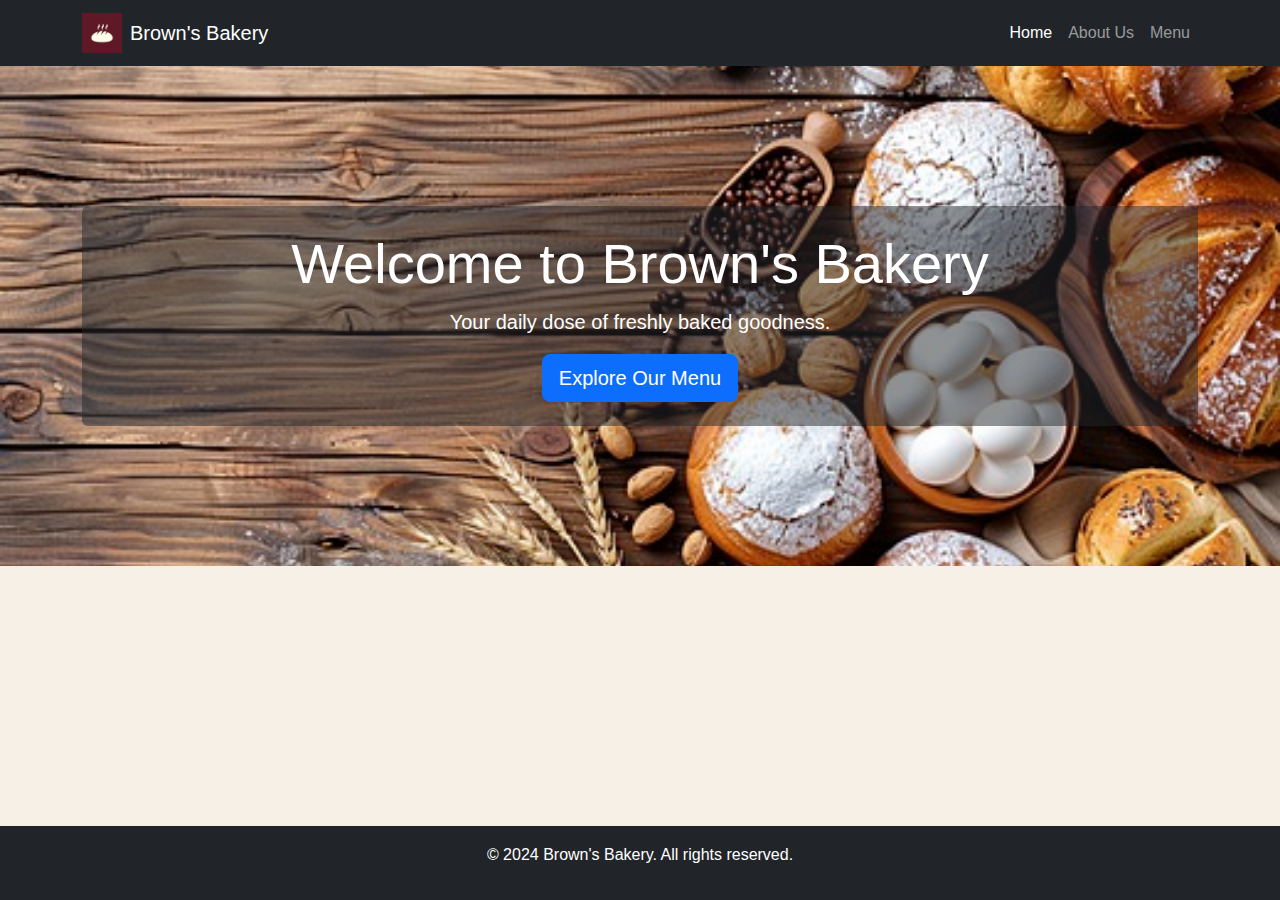
<file: index.html>
<!DOCTYPE html>
<html lang="en">
<head>
    <meta charset="UTF-8">
    <meta name="viewport" content="width=device-width, initial-scale=1.0">
    <title>Brown's Bakery</title>
    <link rel="icon" href="images/logo.jpg" type="image/png">
   
    <link href="https://cdn.jsdelivr.net/npm/bootstrap@5.3.0/dist/css/bootstrap.min.css" rel="stylesheet">

    <link rel="stylesheet" href="styles.css">
</head>
<body>

    <nav class="navbar navbar-expand-lg navbar-dark bg-dark">
        <div class="container">
            <a class="navbar-brand d-flex align-items-center" href="index.html">
                <img src="images/logo.jpg" alt="Bakery Logo" height="40" class="me-2">
                Brown's Bakery
            </a>
            <button class="navbar-toggler" type="button" data-bs-toggle="collapse" data-bs-target="#navbarNav" 
                aria-controls="navbarNav" aria-expanded="false" aria-label="Toggle navigation">
                <span class="navbar-toggler-icon"></span>
            </button>
            <div class="collapse navbar-collapse" id="navbarNav">
                <ul class="navbar-nav ms-auto">
                    <li class="nav-item">
                        <a class="nav-link active" aria-current="page" href="index.html">Home</a>
                    </li>
                    <li class="nav-item">
                        <a class="nav-link" href="about.html">About Us</a>
                    </li>
                    <li class="nav-item">
                        <a class="nav-link" href="menu.html">Menu</a>
                    </li>
                </ul>
            </div>
        </div>
    </nav>

    
    <noscript>
        <div class="alert alert-danger text-center" role="alert">
            JavaScript is disabled in your browser. Some features of this site may not work as intended.
        </div>
    </noscript>

    
    <section class="hero d-flex align-items-center">
        <div class="container text-center">
            <div class="hero-text bg-dark bg-opacity-50 p-4 rounded">
                <h2 class="display-4 text-white">Welcome to Brown's Bakery</h2>
                <p class="lead text-white">Your daily dose of freshly baked goodness.</p>
                <a href="menu.html" class="btn btn-primary btn-lg">Explore Our Menu</a>
            </div>
        </div>
    </section>

   
    <footer class="bg-dark text-white text-center py-3">
        <p>© 2024 Brown's Bakery. All rights reserved.</p>
    </footer>

   
    <script src="https://cdn.jsdelivr.net/npm/bootstrap@5.3.0/dist/js/bootstrap.bundle.min.js"></script>
</body>
</html>
</file>
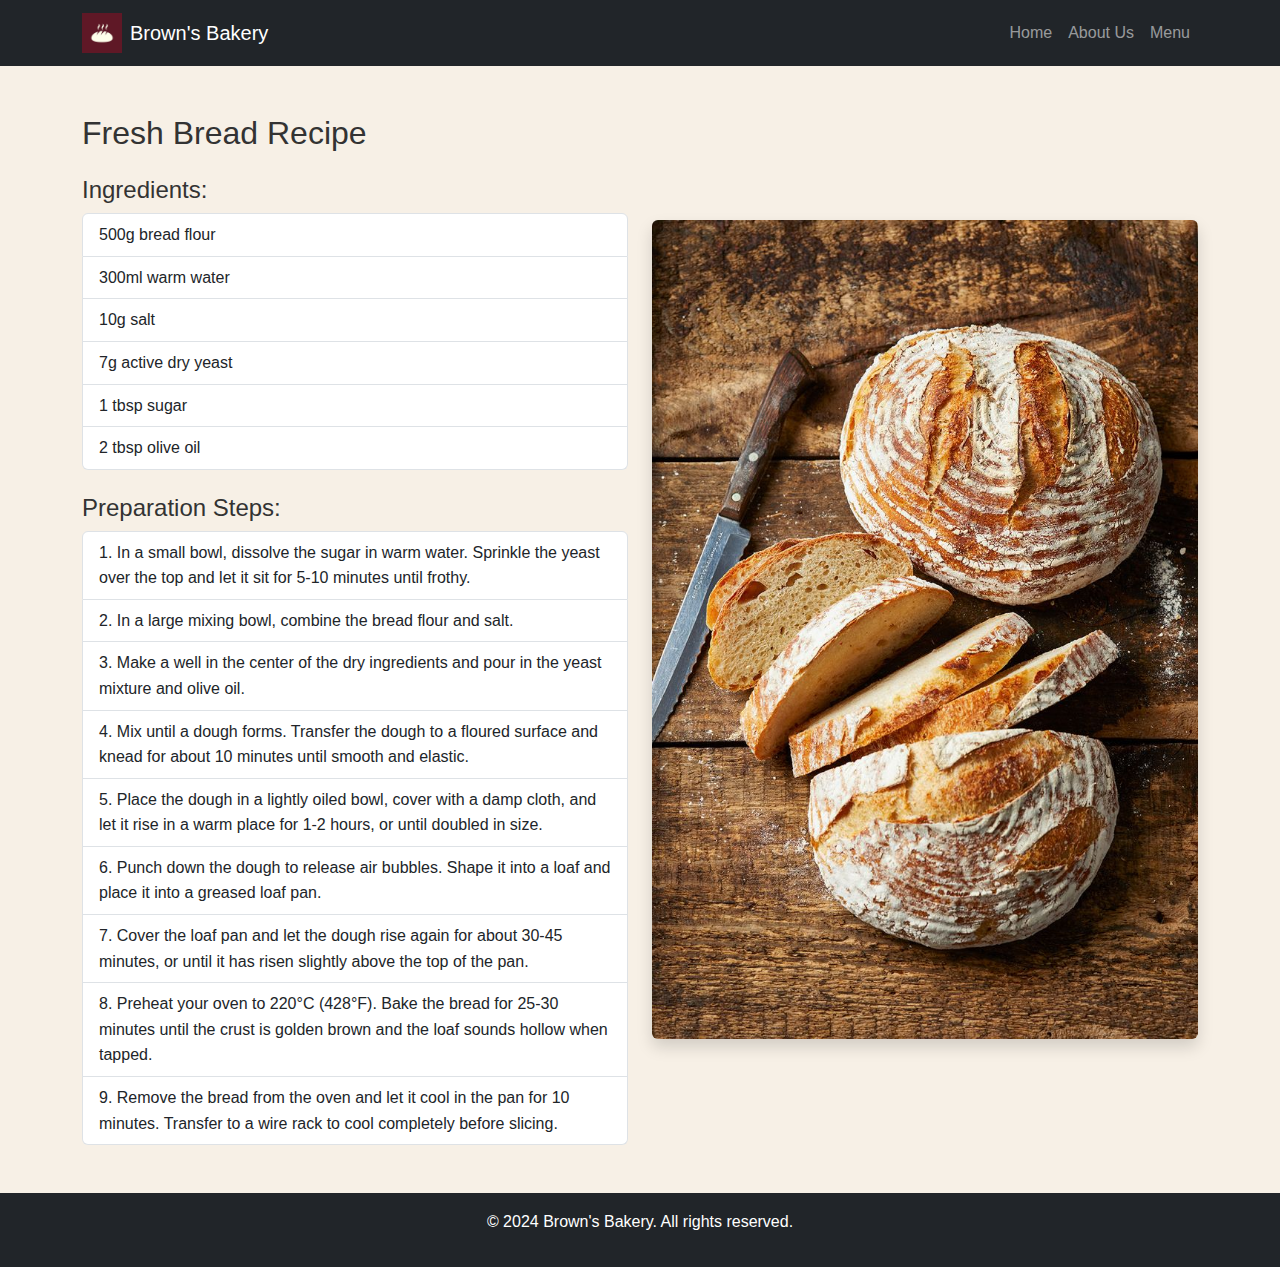
<file: bread.html>
<!DOCTYPE html>
<html lang="en">
<head>
    <meta charset="UTF-8">
    <meta name="viewport" content="width=device-width, initial-scale=1.0">
    <title>Recipe - Fresh Bread</title>
    <link rel="icon" href="images/logo.jpg" type="image/png">
    <!-- Подключение Bootstrap CSS -->
    <link href="https://cdn.jsdelivr.net/npm/bootstrap@5.3.0/dist/css/bootstrap.min.css" rel="stylesheet">
    <!-- Ваши кастомные стили -->
    <link rel="stylesheet" href="styles.css">
</head>
<body>
    <!-- Навигационная панель (Navbar) Bootstrap -->
    <nav class="navbar navbar-expand-lg navbar-dark bg-dark">
        <div class="container">
            <a class="navbar-brand d-flex align-items-center" href="index.html">
                <img src="images/logo.jpg" alt="Bakery Logo" height="40" class="me-2">
                Brown's Bakery
            </a>
            <button class="navbar-toggler" type="button" data-bs-toggle="collapse" data-bs-target="#navbarNav" 
                aria-controls="navbarNav" aria-expanded="false" aria-label="Toggle navigation">
                <span class="navbar-toggler-icon"></span>
            </button>
            <div class="collapse navbar-collapse" id="navbarNav">
                <ul class="navbar-nav ms-auto">
                    <li class="nav-item">
                        <a class="nav-link" href="index.html">Home</a>
                    </li>
                    <li class="nav-item">
                        <a class="nav-link" href="about.html">About Us</a>
                    </li>
                    <li class="nav-item">
                        <a class="nav-link" href="menu.html">Menu</a>
                    </li>
                </ul>
            </div>
        </div>
    </nav>

    <!-- Рецептурная страница -->
    <main class="recipe-page py-5">
        <div class="container">
            <div class="row">
                <!-- Рецептурные детали -->
                <div class="col-md-6">
                    <section class="recipe-details">
                        <h2 class="mb-4">Fresh Bread Recipe</h2>
                        <h4>Ingredients:</h4>
                        <ul class="list-group mb-4">
                            <li class="list-group-item">500g bread flour</li>
                            <li class="list-group-item">300ml warm water</li>
                            <li class="list-group-item">10g salt</li>
                            <li class="list-group-item">7g active dry yeast</li>
                            <li class="list-group-item">1 tbsp sugar</li>
                            <li class="list-group-item">2 tbsp olive oil</li>
                        </ul>
                        <h4>Preparation Steps:</h4>
                        <ol class="list-group list-group-numbered">
                            <li class="list-group-item">In a small bowl, dissolve the sugar in warm water. Sprinkle the yeast over the top and let it sit for 5-10 minutes until frothy.</li>
                            <li class="list-group-item">In a large mixing bowl, combine the bread flour and salt.</li>
                            <li class="list-group-item">Make a well in the center of the dry ingredients and pour in the yeast mixture and olive oil.</li>
                            <li class="list-group-item">Mix until a dough forms. Transfer the dough to a floured surface and knead for about 10 minutes until smooth and elastic.</li>
                            <li class="list-group-item">Place the dough in a lightly oiled bowl, cover with a damp cloth, and let it rise in a warm place for 1-2 hours, or until doubled in size.</li>
                            <li class="list-group-item">Punch down the dough to release air bubbles. Shape it into a loaf and place it into a greased loaf pan.</li>
                            <li class="list-group-item">Cover the loaf pan and let the dough rise again for about 30-45 minutes, or until it has risen slightly above the top of the pan.</li>
                            <li class="list-group-item">Preheat your oven to 220°C (428°F). Bake the bread for 25-30 minutes until the crust is golden brown and the loaf sounds hollow when tapped.</li>
                            <li class="list-group-item">Remove the bread from the oven and let it cool in the pan for 10 minutes. Transfer to a wire rack to cool completely before slicing.</li>
                        </ol>
                    </section>
                </div>
                <!-- Изображение рецепта -->
                <div class="col-md-6 d-flex align-items-center justify-content-center">
                    <section class="recipe-image">
                        <img src="images/bread.jpg" alt="Fresh Bread" class="img-fluid rounded shadow">
                    </section>
                </div>
            </div>
        </div>
    </main>

    <!-- Подвал (Footer) -->
    <footer class="bg-dark text-white text-center py-3">
        <p>© 2024 Brown's Bakery. All rights reserved.</p>
    </footer>

    <!-- Подключение Bootstrap JS и зависимостей -->
    <script src="https://cdn.jsdelivr.net/npm/bootstrap@5.3.0/dist/js/bootstrap.bundle.min.js"></script>
</body>
</html>
</file>
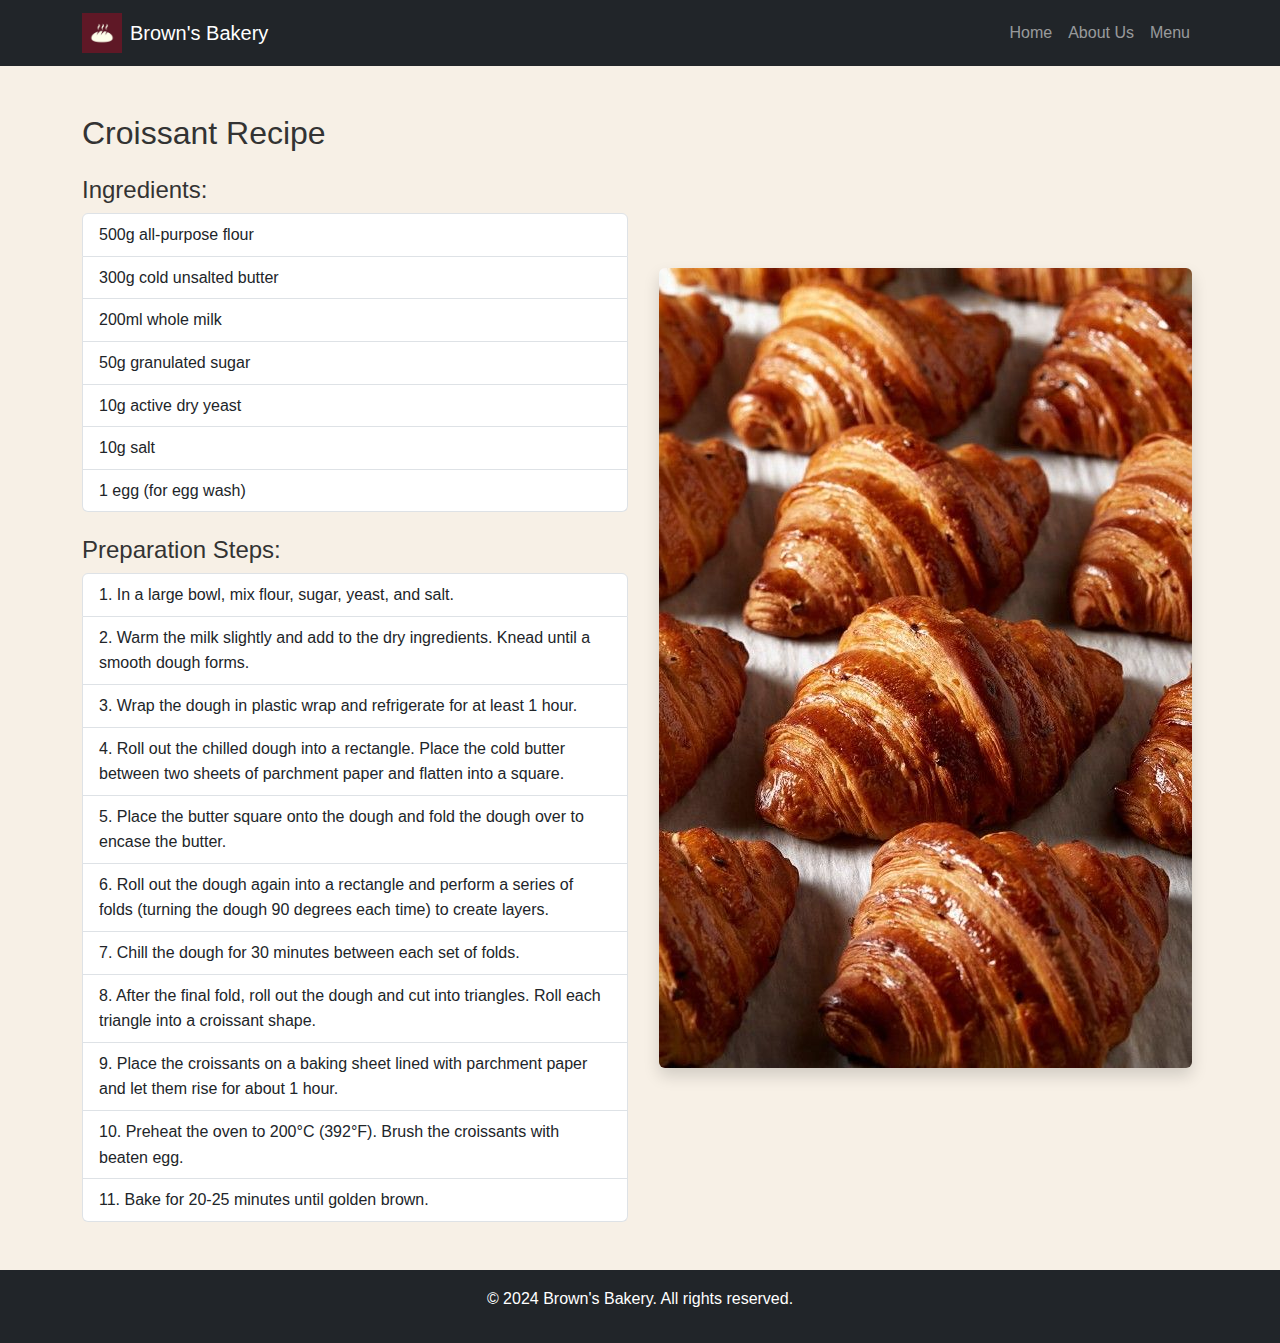
<file: croissant.html>
<!DOCTYPE html>
<html lang="en">
<head>
    <meta charset="UTF-8">
    <meta name="viewport" content="width=device-width, initial-scale=1.0">
    <title>Recipe - Croissant</title>
    <link rel="icon" href="images/logo.jpg" type="image/png">
    
    <link href="https://cdn.jsdelivr.net/npm/bootstrap@5.3.0/dist/css/bootstrap.min.css" rel="stylesheet">
    
    <link rel="stylesheet" href="styles.css">
</head>
<body>
    
    <nav class="navbar navbar-expand-lg navbar-dark bg-dark">
        <div class="container">
            <a class="navbar-brand d-flex align-items-center" href="index.html">
                <img src="images/logo.jpg" alt="Bakery Logo" height="40" class="me-2">
                Brown's Bakery
            </a>
            <button class="navbar-toggler" type="button" data-bs-toggle="collapse" data-bs-target="#navbarNav" 
                aria-controls="navbarNav" aria-expanded="false" aria-label="Toggle navigation">
                <span class="navbar-toggler-icon"></span>
            </button>
            <div class="collapse navbar-collapse" id="navbarNav">
                <ul class="navbar-nav ms-auto">
                    <li class="nav-item">
                        <a class="nav-link" href="index.html">Home</a>
                    </li>
                    <li class="nav-item">
                        <a class="nav-link" href="about.html">About Us</a>
                    </li>
                    <li class="nav-item">
                        <a class="nav-link" href="menu.html">Menu</a>
                    </li>
                </ul>
            </div>
        </div>
    </nav>

    <!-- Рецептурная страница -->
    <main class="recipe-page py-5">
        <div class="container">
            <div class="row">
                <!-- Рецептурные детали -->
                <div class="col-md-6">
                    <section class="recipe-details">
                        <h2 class="mb-4">Croissant Recipe</h2>
                        <h4>Ingredients:</h4>
                        <ul class="list-group mb-4">
                            <li class="list-group-item">500g all-purpose flour</li>
                            <li class="list-group-item">300g cold unsalted butter</li>
                            <li class="list-group-item">200ml whole milk</li>
                            <li class="list-group-item">50g granulated sugar</li>
                            <li class="list-group-item">10g active dry yeast</li>
                            <li class="list-group-item">10g salt</li>
                            <li class="list-group-item">1 egg (for egg wash)</li>
                        </ul>
                        <h4>Preparation Steps:</h4>
                        <ol class="list-group list-group-numbered">
                            <li class="list-group-item">In a large bowl, mix flour, sugar, yeast, and salt.</li>
                            <li class="list-group-item">Warm the milk slightly and add to the dry ingredients. Knead until a smooth dough forms.</li>
                            <li class="list-group-item">Wrap the dough in plastic wrap and refrigerate for at least 1 hour.</li>
                            <li class="list-group-item">Roll out the chilled dough into a rectangle. Place the cold butter between two sheets of parchment paper and flatten into a square.</li>
                            <li class="list-group-item">Place the butter square onto the dough and fold the dough over to encase the butter.</li>
                            <li class="list-group-item">Roll out the dough again into a rectangle and perform a series of folds (turning the dough 90 degrees each time) to create layers.</li>
                            <li class="list-group-item">Chill the dough for 30 minutes between each set of folds.</li>
                            <li class="list-group-item">After the final fold, roll out the dough and cut into triangles. Roll each triangle into a croissant shape.</li>
                            <li class="list-group-item">Place the croissants on a baking sheet lined with parchment paper and let them rise for about 1 hour.</li>
                            <li class="list-group-item">Preheat the oven to 200°C (392°F). Brush the croissants with beaten egg.</li>
                            <li class="list-group-item">Bake for 20-25 minutes until golden brown.</li>
                        </ol>
                    </section>
                </div>
                <!-- Изображение рецепта -->
                <div class="col-md-6 d-flex align-items-center justify-content-center">
                    <section class="recipe-image">
                        <img src="images/croissant.jpg" alt="Croissant" class="img-fluid rounded shadow">
                    </section>
                </div>
            </div>
        </div>
    </main>

    
    <footer class="bg-dark text-white text-center py-3">
        <p>© 2024 Brown's Bakery. All rights reserved.</p>
    </footer>

    
    <script src="https://cdn.jsdelivr.net/npm/bootstrap@5.3.0/dist/js/bootstrap.bundle.min.js"></script>
</body>
</html>
</file>
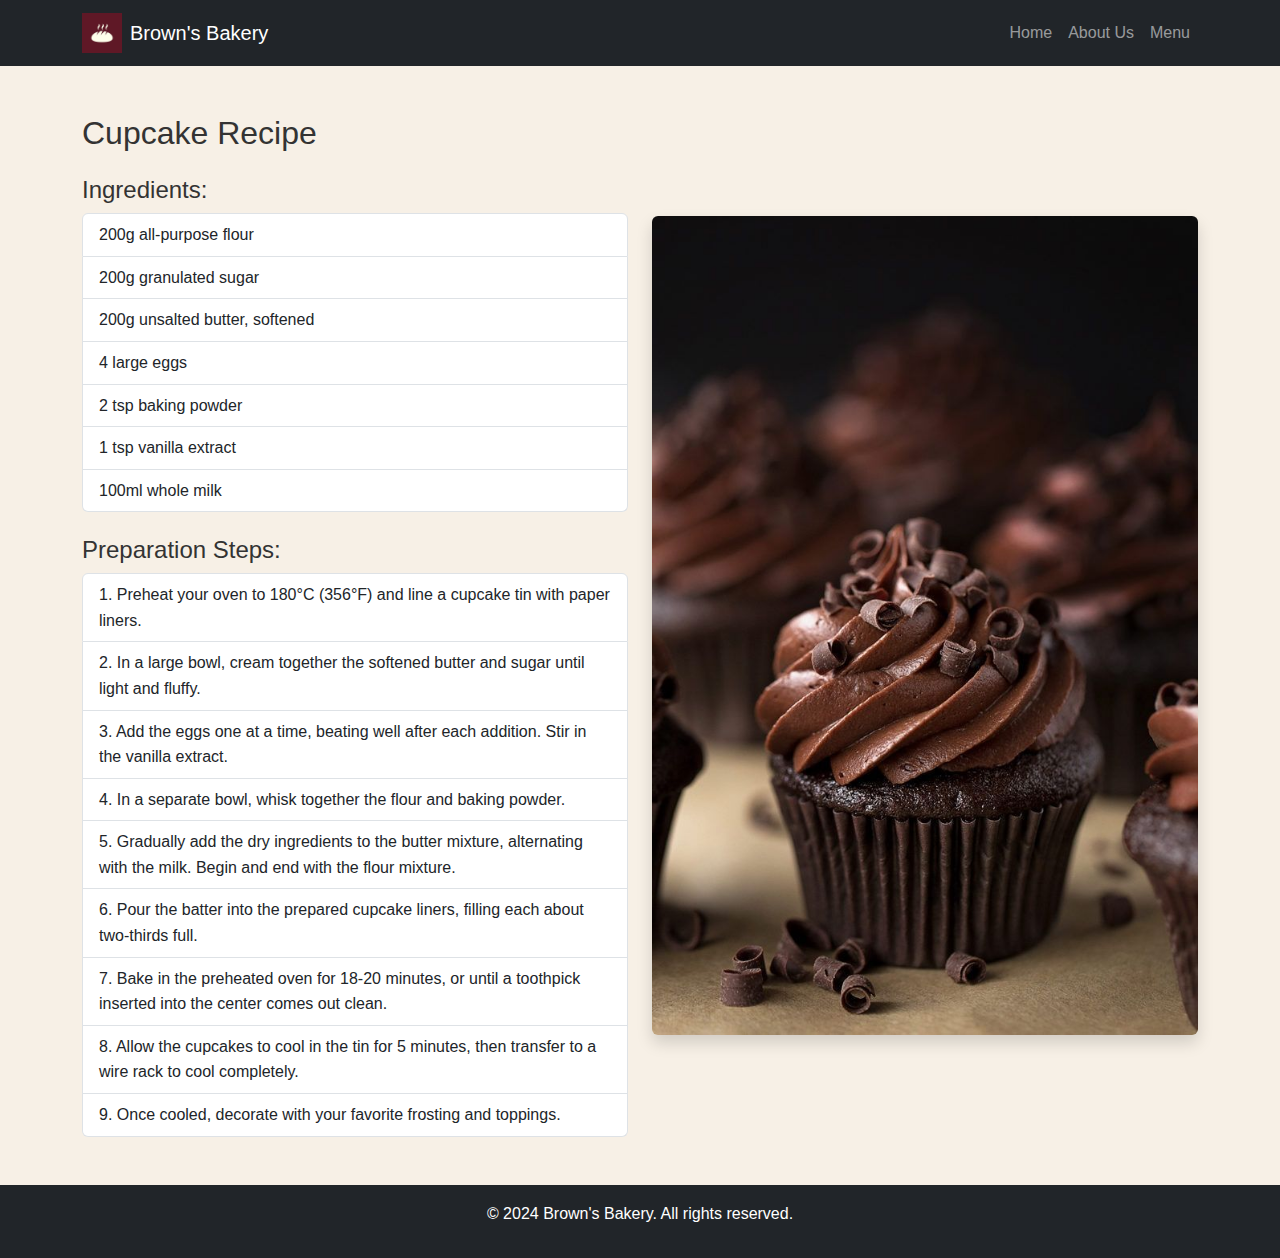
<file: cupcake.html>
<!DOCTYPE html>
<html lang="en">
<head>
    <meta charset="UTF-8">
    <meta name="viewport" content="width=device-width, initial-scale=1.0">
    <title>Recipe - Cupcake</title>
    <link rel="icon" href="images/logo.jpg" type="image/png">
    
    <link href="https://cdn.jsdelivr.net/npm/bootstrap@5.3.0/dist/css/bootstrap.min.css" rel="stylesheet">
    
    <link rel="stylesheet" href="styles.css">
</head>
<body>
    
    <nav class="navbar navbar-expand-lg navbar-dark bg-dark">
        <div class="container">
            <a class="navbar-brand d-flex align-items-center" href="index.html">
                <img src="images/logo.jpg" alt="Bakery Logo" height="40" class="me-2">
                Brown's Bakery
            </a>
            <button class="navbar-toggler" type="button" data-bs-toggle="collapse" data-bs-target="#navbarNav" 
                aria-controls="navbarNav" aria-expanded="false" aria-label="Toggle navigation">
                <span class="navbar-toggler-icon"></span>
            </button>
            <div class="collapse navbar-collapse" id="navbarNav">
                <ul class="navbar-nav ms-auto">
                    <li class="nav-item">
                        <a class="nav-link" href="index.html">Home</a>
                    </li>
                    <li class="nav-item">
                        <a class="nav-link" href="about.html">About Us</a>
                    </li>
                    <li class="nav-item">
                        <a class="nav-link" href="menu.html">Menu</a>
                    </li>
                </ul>
            </div>
        </div>
    </nav>

    <!-- Рецептурная страница -->
    <main class="recipe-page py-5">
        <div class="container">
            <div class="row">
                <!-- Рецептурные детали -->
                <div class="col-md-6">
                    <section class="recipe-details">
                        <h2 class="mb-4">Cupcake Recipe</h2>
                        <h4>Ingredients:</h4>
                        <ul class="list-group mb-4">
                            <li class="list-group-item">200g all-purpose flour</li>
                            <li class="list-group-item">200g granulated sugar</li>
                            <li class="list-group-item">200g unsalted butter, softened</li>
                            <li class="list-group-item">4 large eggs</li>
                            <li class="list-group-item">2 tsp baking powder</li>
                            <li class="list-group-item">1 tsp vanilla extract</li>
                            <li class="list-group-item">100ml whole milk</li>
                        </ul>
                        <h4>Preparation Steps:</h4>
                        <ol class="list-group list-group-numbered">
                            <li class="list-group-item">Preheat your oven to 180°C (356°F) and line a cupcake tin with paper liners.</li>
                            <li class="list-group-item">In a large bowl, cream together the softened butter and sugar until light and fluffy.</li>
                            <li class="list-group-item">Add the eggs one at a time, beating well after each addition. Stir in the vanilla extract.</li>
                            <li class="list-group-item">In a separate bowl, whisk together the flour and baking powder.</li>
                            <li class="list-group-item">Gradually add the dry ingredients to the butter mixture, alternating with the milk. Begin and end with the flour mixture.</li>
                            <li class="list-group-item">Pour the batter into the prepared cupcake liners, filling each about two-thirds full.</li>
                            <li class="list-group-item">Bake in the preheated oven for 18-20 minutes, or until a toothpick inserted into the center comes out clean.</li>
                            <li class="list-group-item">Allow the cupcakes to cool in the tin for 5 minutes, then transfer to a wire rack to cool completely.</li>
                            <li class="list-group-item">Once cooled, decorate with your favorite frosting and toppings.</li>
                        </ol>
                    </section>
                </div>
                
                <div class="col-md-6 d-flex align-items-center justify-content-center">
                    <section class="recipe-image">
                        <img src="images/cupcake.jpg" alt="Cupcake" class="img-fluid rounded shadow">
                    </section>
                </div>
            </div>
        </div>
    </main>

   
    <footer class="bg-dark text-white text-center py-3">
        <p>© 2024 Brown's Bakery. All rights reserved.</p>
    </footer>

    
    <script src="https://cdn.jsdelivr.net/npm/bootstrap@5.3.0/dist/js/bootstrap.bundle.min.js"></script>
</body>
</html>
</file>
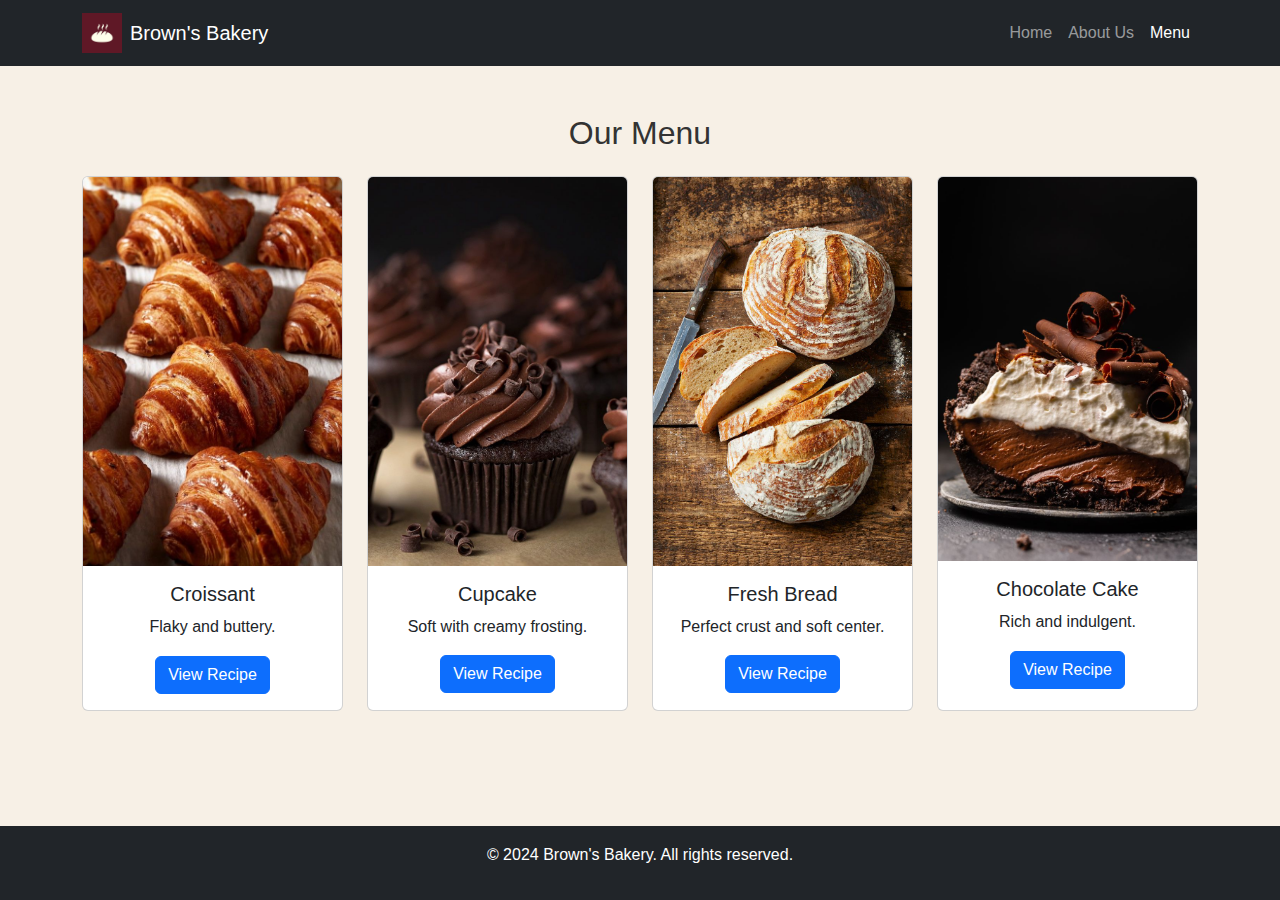
<file: menu.html>
<!DOCTYPE html>
<html lang="en">
<head>
    <meta charset="UTF-8">
    <meta name="viewport" content="width=device-width, initial-scale=1.0">
    <title>Brown's Bakery - Menu</title>
    <link rel="icon" href="images/logo.jpg" type="image/png">
   
    <link href="https://cdn.jsdelivr.net/npm/bootstrap@5.3.0/dist/css/bootstrap.min.css" rel="stylesheet">
    
    <link rel="stylesheet" href="styles.css">
</head>
<body>
    
    <nav class="navbar navbar-expand-lg navbar-dark bg-dark">
        <div class="container">
            <a class="navbar-brand d-flex align-items-center" href="index.html">
                <img src="images/logo.jpg" alt="Bakery Logo" height="40" class="me-2">
                Brown's Bakery
            </a>
            <button class="navbar-toggler" type="button" data-bs-toggle="collapse" data-bs-target="#navbarNav" 
                aria-controls="navbarNav" aria-expanded="false" aria-label="Toggle navigation">
                <span class="navbar-toggler-icon"></span>
            </button>
            <div class="collapse navbar-collapse" id="navbarNav">
                <ul class="navbar-nav ms-auto">
                    <li class="nav-item">
                        <a class="nav-link" href="index.html">Home</a>
                    </li>
                    <li class="nav-item">
                        <a class="nav-link" href="about.html">About Us</a>
                    </li>
                    <li class="nav-item">
                        <a class="nav-link active" aria-current="page" href="menu.html">Menu</a>
                    </li>
                </ul>
            </div>
        </div>
    </nav>

    
    <main>
        <section class="menu-section py-5">
            <div class="container">
                <h2 class="text-center mb-4">Our Menu</h2>
                <div class="row row-cols-1 row-cols-md-2 row-cols-lg-4 g-4">
                    
                    <div class="col">
                        <div class="card h-100">
                            <img src="images/croissant.jpg" class="card-img-top" alt="Croissant">
                            <div class="card-body text-center">
                                <h5 class="card-title">Croissant</h5>
                                <p class="card-text">Flaky and buttery.</p>
                                <a href="croissant.html" class="btn btn-primary">View Recipe</a>
                            </div>
                        </div>
                    </div>
                    
                    <div class="col">
                        <div class="card h-100">
                            <img src="images/cupcake.jpg" class="card-img-top" alt="Cupcake">
                            <div class="card-body text-center">
                                <h5 class="card-title">Cupcake</h5>
                                <p class="card-text">Soft with creamy frosting.</p>
                                <a href="cupcake.html" class="btn btn-primary">View Recipe</a>
                            </div>
                        </div>
                    </div>
                    
                    <div class="col">
                        <div class="card h-100">
                            <img src="images/bread.jpg" class="card-img-top" alt="Fresh Bread">
                            <div class="card-body text-center">
                                <h5 class="card-title">Fresh Bread</h5>
                                <p class="card-text">Perfect crust and soft center.</p>
                                <a href="bread.html" class="btn btn-primary">View Recipe</a>
                            </div>
                        </div>
                    </div>
                    
                    <div class="col">
                        <div class="card h-100">
                            <img src="images/chocolate_pie.jpg" class="card-img-top" alt="Chocolate Cake">
                            <div class="card-body text-center">
                                <h5 class="card-title">Chocolate Cake</h5>
                                <p class="card-text">Rich and indulgent.</p>
                                <a href="pie.html" class="btn btn-primary">View Recipe</a>
                            </div>
                        </div>
                    </div>
                </div>
            </div>
        </section>
    </main>

    
    <footer class="bg-dark text-white text-center py-3">
        <p>© 2024 Brown's Bakery. All rights reserved.</p>
    </footer>

    
    <script src="https://cdn.jsdelivr.net/npm/bootstrap@5.3.0/dist/js/bootstrap.bundle.min.js"></script>
</body>
</html>
</file>
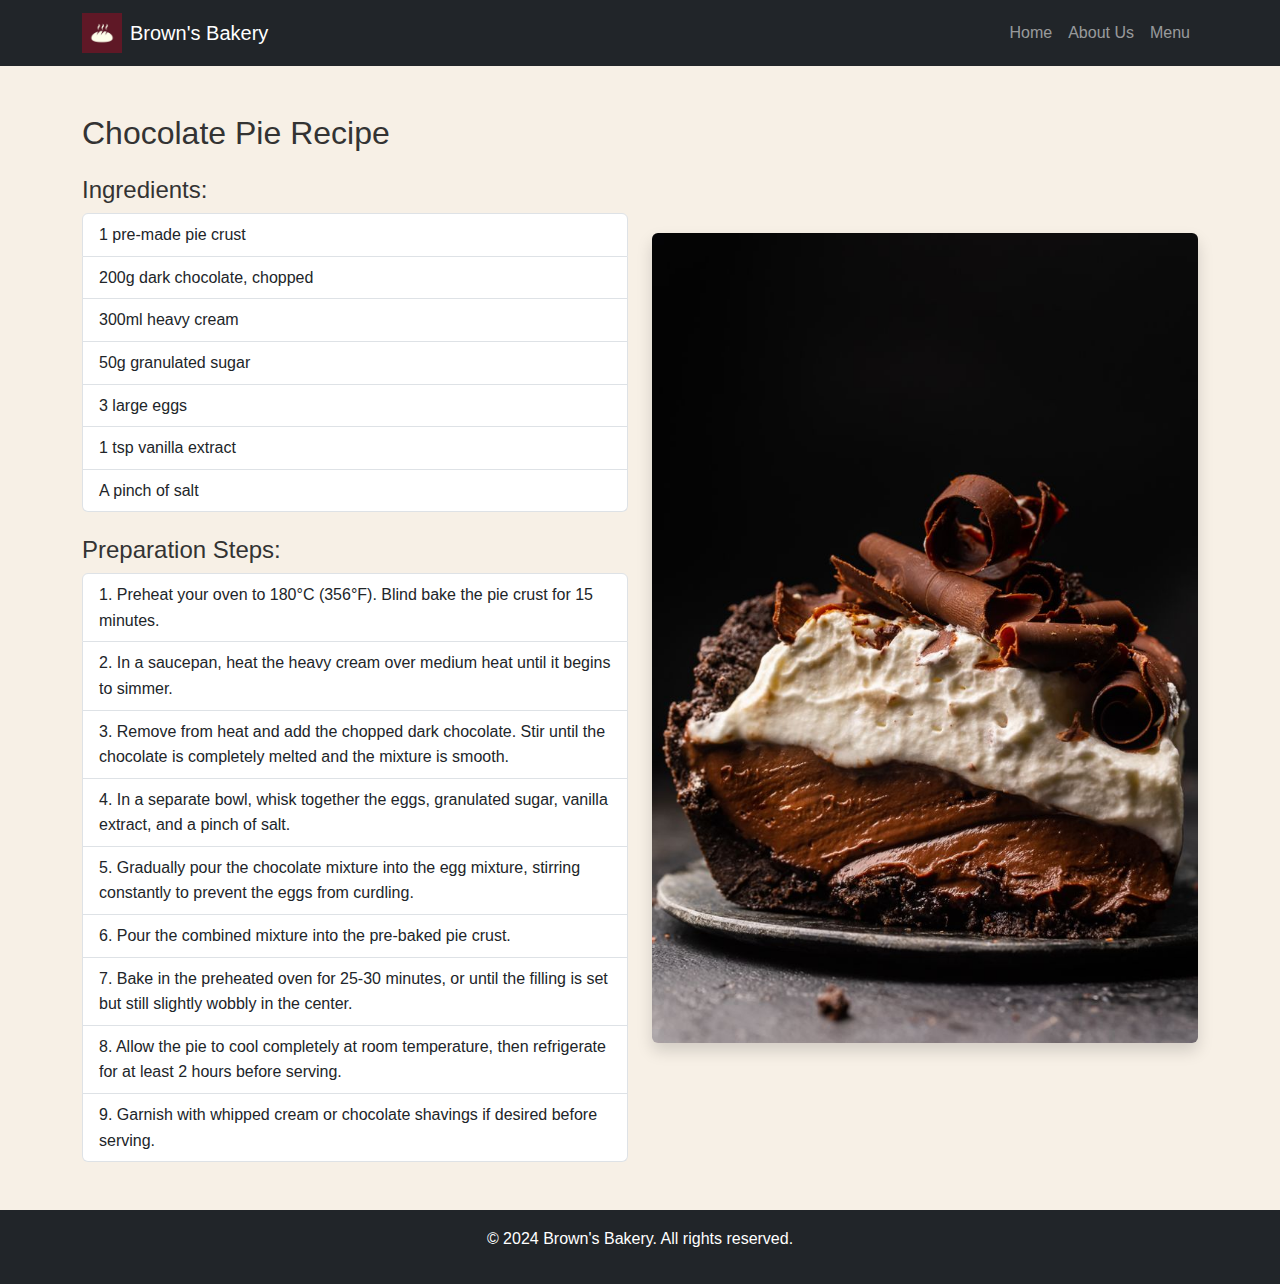
<file: pie.html>
<!DOCTYPE html>
<html lang="en">
<head>
    <meta charset="UTF-8">
    <meta name="viewport" content="width=device-width, initial-scale=1.0">
    <title>Recipe - Chocolate Pie</title>
    <link rel="icon" href="images/logo.jpg" type="image/png">
    
    <link href="https://cdn.jsdelivr.net/npm/bootstrap@5.3.0/dist/css/bootstrap.min.css" rel="stylesheet">
    
    <link rel="stylesheet" href="styles.css">
</head>
<body>
    
    <nav class="navbar navbar-expand-lg navbar-dark bg-dark">
        <div class="container">
            <a class="navbar-brand d-flex align-items-center" href="index.html">
                <img src="images/logo.jpg" alt="Bakery Logo" height="40" class="me-2">
                Brown's Bakery
            </a>
            <button class="navbar-toggler" type="button" data-bs-toggle="collapse" data-bs-target="#navbarNav" 
                aria-controls="navbarNav" aria-expanded="false" aria-label="Toggle navigation">
                <span class="navbar-toggler-icon"></span>
            </button>
            <div class="collapse navbar-collapse" id="navbarNav">
                <ul class="navbar-nav ms-auto">
                    <li class="nav-item">
                        <a class="nav-link" href="index.html">Home</a>
                    </li>
                    <li class="nav-item">
                        <a class="nav-link" href="about.html">About Us</a>
                    </li>
                    <li class="nav-item">
                        <a class="nav-link" href="menu.html">Menu</a>
                    </li>
                </ul>
            </div>
        </div>
    </nav>

    <!-- Рецептурная страница -->
    <main class="recipe-page py-5">
        <div class="container">
            <div class="row">
                <!-- Рецептурные детали -->
                <div class="col-md-6">
                    <section class="recipe-details">
                        <h2 class="mb-4">Chocolate Pie Recipe</h2>
                        <h4>Ingredients:</h4>
                        <ul class="list-group mb-4">
                            <li class="list-group-item">1 pre-made pie crust</li>
                            <li class="list-group-item">200g dark chocolate, chopped</li>
                            <li class="list-group-item">300ml heavy cream</li>
                            <li class="list-group-item">50g granulated sugar</li>
                            <li class="list-group-item">3 large eggs</li>
                            <li class="list-group-item">1 tsp vanilla extract</li>
                            <li class="list-group-item">A pinch of salt</li>
                        </ul>
                        <h4>Preparation Steps:</h4>
                        <ol class="list-group list-group-numbered">
                            <li class="list-group-item">Preheat your oven to 180°C (356°F). Blind bake the pie crust for 15 minutes.</li>
                            <li class="list-group-item">In a saucepan, heat the heavy cream over medium heat until it begins to simmer.</li>
                            <li class="list-group-item">Remove from heat and add the chopped dark chocolate. Stir until the chocolate is completely melted and the mixture is smooth.</li>
                            <li class="list-group-item">In a separate bowl, whisk together the eggs, granulated sugar, vanilla extract, and a pinch of salt.</li>
                            <li class="list-group-item">Gradually pour the chocolate mixture into the egg mixture, stirring constantly to prevent the eggs from curdling.</li>
                            <li class="list-group-item">Pour the combined mixture into the pre-baked pie crust.</li>
                            <li class="list-group-item">Bake in the preheated oven for 25-30 minutes, or until the filling is set but still slightly wobbly in the center.</li>
                            <li class="list-group-item">Allow the pie to cool completely at room temperature, then refrigerate for at least 2 hours before serving.</li>
                            <li class="list-group-item">Garnish with whipped cream or chocolate shavings if desired before serving.</li>
                        </ol>
                    </section>
                </div>
                <!-- Изображение рецепта -->
                <div class="col-md-6 d-flex align-items-center justify-content-center">
                    <section class="recipe-image">
                        <img src="images/chocolate_pie.jpg" alt="Chocolate Pie" class="img-fluid rounded shadow">
                    </section>
                </div>
            </div>
        </div>
    </main>

    
    <footer class="bg-dark text-white text-center py-3">
        <p>© 2024 Brown's Bakery. All rights reserved.</p>
    </footer>

    
    <script src="https://cdn.jsdelivr.net/npm/bootstrap@5.3.0/dist/js/bootstrap.bundle.min.js"></script>
</body>
</html>
</file>
<file: styles.css>
/* styles.css */

/* Глобальные стили */
body {
    font-family: Arial, sans-serif;
    line-height: 1.6;
    color: #333;
    background-color: #f7f0e6;
    min-height: 100vh;
    min-height: -webkit-fill-available;
    display: flex;
    flex-direction: column;
    overflow-x: hidden;
}

html {
    height: -webkit-fill-available; 
}

/* Настройка Hero секции */
.hero {
    background-image: url('images/background.jpg'); /* Относительный путь */
    background-size: cover;
    background-position: center;
    height: 100vh; 
    height: -webkit-fill-available;
    min-height: 500px;
    display: flex;
    align-items: center;
    justify-content: center;
    text-align: center;
    color: white;
}

.hero-text {
    background: rgba(0,0,0,0.5);
    padding: 20px;
    border-radius: 10px;
}

/* Эффект при наведении на карточки в меню */
.menu-section .card {
    transition: transform 0.3s ease, box-shadow 0.3s ease;
}

.menu-section .card:hover {
    transform: translateY(-10px);
    box-shadow: 0 12px 20px rgba(0, 0, 0, 0.2);
}

/* Секция команды */
.team-list .card-img-top {
    width: 150px;
    height: 150px;
    object-fit: cover;
    border-radius: 50%;
    margin: 20px auto 0;
}

/* Utility */
* {
    box-sizing: border-box;
}

footer {
    margin-top: auto;
    width: 100%;
}
</file>
